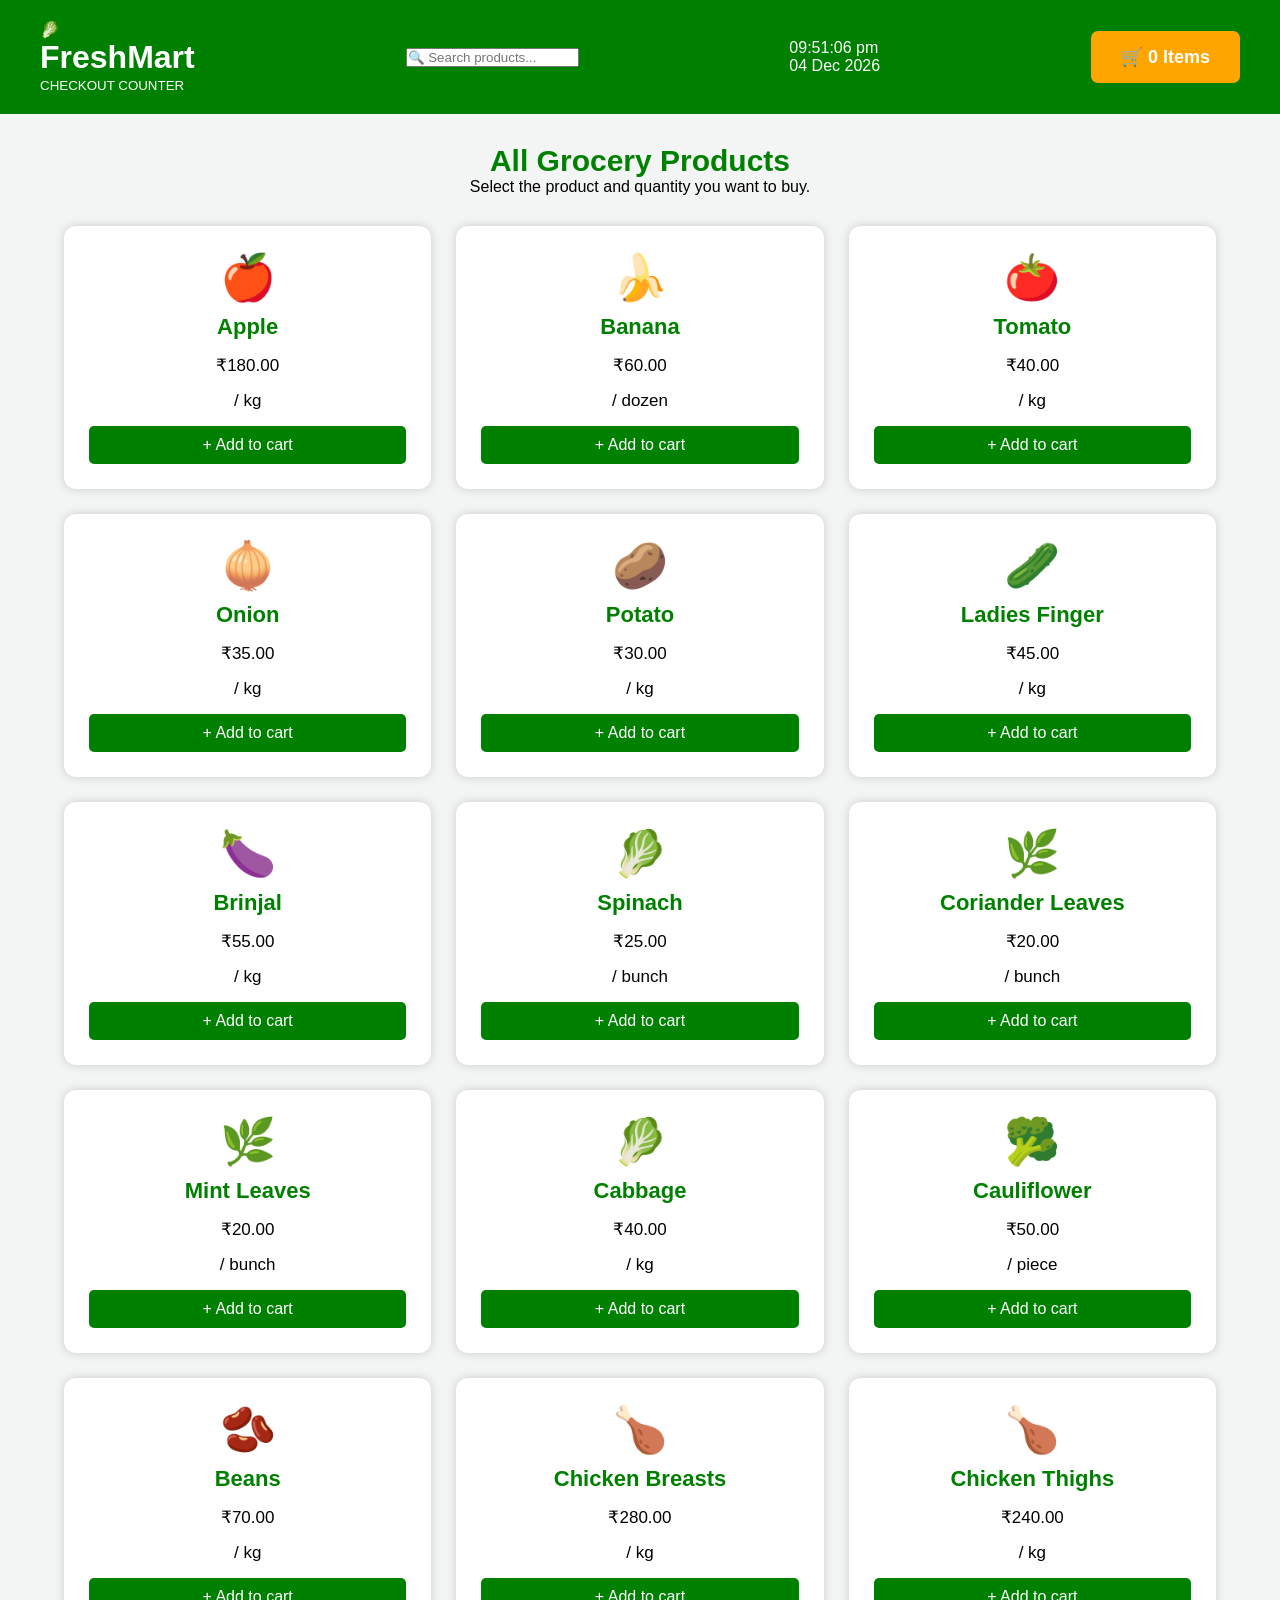
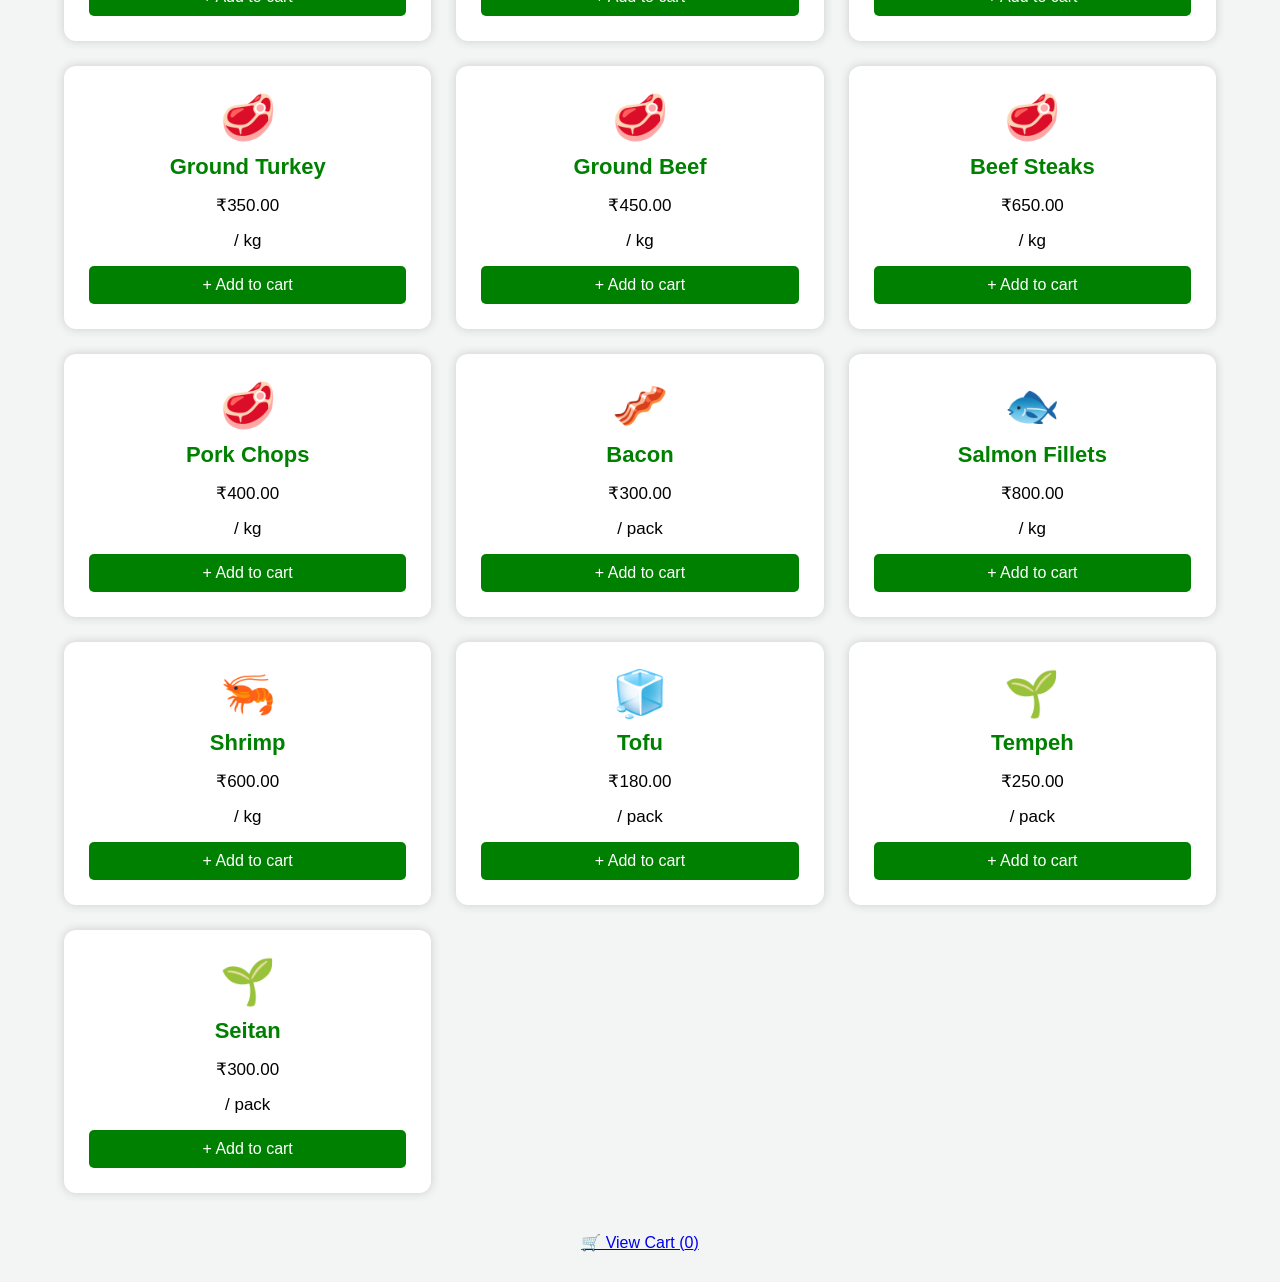
<file: products.html>
<!DOCTYPE html>
<html lang="en">

<head>

    <meta charset="UTF-8">

    <meta name="viewport"
          content="width=device-width, initial-scale=1.0">

    <title>FreshMart - Grocery Products</title>

    <link rel="stylesheet" href="css/style.css">

</head>


<body>


    <!-- ================= HEADER ================= -->

    <header class="top-header">


        <!-- LOGO -->

        <div class="logo">

            <div class="logo-icon">
                🥬
            </div>

            <div>

                <h1>FreshMart</h1>

                <small>
                    CHECKOUT COUNTER
                </small>

            </div>

        </div>



        <!-- SEARCH -->

        <div class="search-header">

            <input
                type="text"
                id="searchInput"
                placeholder="🔍 Search products..."
                onkeyup="searchProducts()"
            >

        </div>



        <!-- DATE AND TIME -->

        <div class="date-time">

            <div id="currentTime">
                00:00:00
            </div>

            <div id="currentDate">
                Loading date...
            </div>

        </div>



        <!-- CART -->

        <a
            href="cart.html"
            class="cart-button"
        >

            🛒

            <span id="cartCount">
                0
            </span>

            Items

        </a>


    </header>



    <!-- ================= MAIN ================= -->

    <main>


        <h2>
            All Grocery Products
        </h2>


        <p>
            Select the product and quantity you want to buy.
        </p>



        <!-- ================= PRODUCT CONTAINER ================= -->

        <div
            id="productContainer"
            class="product-container"
        >

            <!-- Products will automatically appear here -->

        </div>



        <!-- ================= VIEW CART ================= -->

        <div class="cart-section">

            <a
                href="cart.html"
                class="header-cart"
            >

                🛒 View Cart

                (<span id="cartCountBottom">
                    0
                </span>)

            </a>

        </div>


    </main>



    <!-- ================= PRODUCTS JAVASCRIPT ================= -->

    <script src="js/products.js"></script>



    <!-- ================= DATE & TIME ================= -->

    <script>

        function updateDateTime() {

            const now = new Date();


            // TIME

            const time =
                now.toLocaleTimeString("en-IN", {

                    hour: "2-digit",

                    minute: "2-digit",

                    second: "2-digit",

                    hour12: true

                });


            // DATE

            const date =
                now.toLocaleDateString("en-IN", {

                    day: "2-digit",

                    month: "short",

                    year: "numeric"

                });


            document.getElementById(
                "currentTime"
            ).textContent = time;


            document.getElementById(
                "currentDate"
            ).textContent = date;

        }


        // Start clock

        updateDateTime();


        // Update every second

        setInterval(
            updateDateTime,
            1000
        );

    </script>



    <!-- ================= CART BOTTOM COUNT ================= -->

    <script>

        function updateBottomCartCount() {

            const cart =
                JSON.parse(
                    localStorage.getItem("cart")
                ) || [];


            let total = 0;


            cart.forEach(function(item) {

                total +=
                    Number(item.quantity) || 0;

            });


            const bottomCount =
                document.getElementById(
                    "cartCountBottom"
                );


            if (bottomCount) {

                bottomCount.textContent =
                    total;

            }

        }


        updateBottomCartCount();


        setInterval(
            updateBottomCartCount,
            500
        );

    </script>


</body>

</html>
</file>
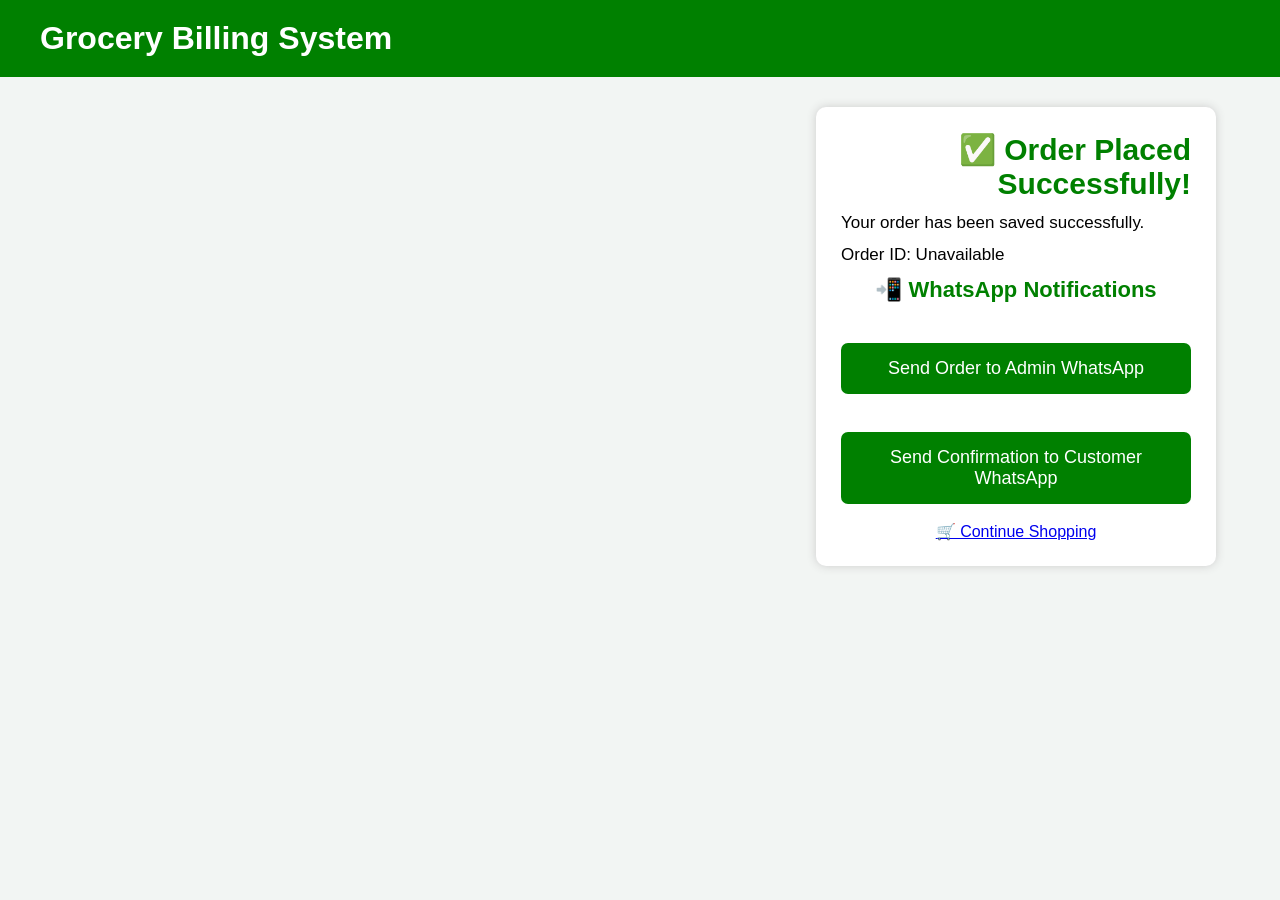
<file: whatsapp-notify.html>
<!DOCTYPE html>
<html lang="en">
<head>
    <meta charset="UTF-8">
    <meta name="viewport" content="width=device-width, initial-scale=1.0">
    <title>Order Notification - Grocery Billing System</title>
    <link rel="stylesheet" href="css/style.css">
</head>

<body>

    <header>
        <h1>Grocery Billing System</h1>
    </header>

    <main class="cart-page">

        <div class="bill-summary">

            <h2>✅ Order Placed Successfully!</h2>

            <p>Your order has been saved successfully.</p>

            <p id="orderDetails"></p>

            <h3>📲 WhatsApp Notifications</h3>

            <button id="adminButton" class="order-button">
                Send Order to Admin WhatsApp
            </button>

            <br><br>

            <button id="customerButton" class="order-button">
                Send Confirmation to Customer WhatsApp
            </button>

            <br><br>

            <a href="products.html">
                🛒 Continue Shopping
            </a>

        </div>

    </main>

    <script src="js/whatsapp.js"></script>

    <script>

        const adminMessage =
            sessionStorage.getItem("adminMessage");

        const customerMessage =
            sessionStorage.getItem("customerMessage");

        const customerMobile =
            sessionStorage.getItem("customerMobile");

        const orderId =
            sessionStorage.getItem("orderId");

        document.getElementById("orderDetails").textContent =
            "Order ID: " + (orderId || "Unavailable");

        document.getElementById("adminButton").onclick = function () {

            if (!adminMessage || ADMIN_WHATSAPP.includes("X")) {
                alert("Please configure Admin WhatsApp number in whatsapp.js");
                return;
            }

            window.open(
                getWhatsAppLink(ADMIN_WHATSAPP, adminMessage),
                "_blank"
            );

        };

        document.getElementById("customerButton").onclick = function () {

            if (!customerMessage || !customerMobile) {
                alert("Customer notification details unavailable.");
                return;
            }

            window.open(
                getWhatsAppLink(customerMobile, customerMessage),
                "_blank"
            );

        };

    </script>

</body>
</html>
</file>
<file: css/style.css>
* {
    margin: 0;
    padding: 0;
    box-sizing: border-box;
}

body {
    font-family: Arial, sans-serif;
    background-color: #f2f5f3;
}

.login-container {
    width: 100%;
    height: 100vh;

    display: flex;
    justify-content: center;
    align-items: center;
}

.login-box {
    width: 400px;

    background-color: white;

    padding: 40px;

    border-radius: 12px;

    box-shadow: 0 0 15px gray;

    text-align: center;
}

.login-box h1 {
    color: green;
    margin-bottom: 20px;
}

.login-box h2 {
    margin-bottom: 20px;
}

.login-box input {
    width: 100%;

    padding: 12px;

    margin: 10px 0;

    border: 1px solid #ccc;

    border-radius: 5px;

    font-size: 16px;
}

.login-box button {
    width: 100%;

    padding: 12px;

    margin-top: 15px;

    background-color: green;

    color: hsl(0, 74%, 46%);

    border: none;

    border-radius: 5px;

    font-size: 17px;

    cursor: pointer;
}

.login-box button:hover {
    background-color: darkgreen;
}

#message {
    margin-top: 15px;
}
header {
    background-color: green;

    color: white;

    padding: 20px 40px;

    display: flex;

    justify-content: space-between;

    align-items: center;
}

header h1 {
    margin: 0;
}

.nav {
    display: flex;

    gap: 20px;

    align-items: center;
}

.nav a {
    color: white;

    text-decoration: none;

    font-weight: bold;
}

main {
    width: 90%;

    margin: 30px auto;

    text-align: center;
}

main h2 {
    color: green;

    font-size: 30px;
}

.product-container {

    display: grid;

    grid-template-columns:
        repeat(3, 1fr);

    gap: 25px;

    margin-top: 30px;
}

.product-card {

    background-color: white;

    padding: 25px;

    border-radius: 12px;

    box-shadow: 0 0 10px #cccccc;
}

.product-card h3 {

    color: green;

    font-size: 22px;

    margin-bottom: 15px;
}

.product-card p {

    font-size: 17px;

    margin-bottom: 15px;
}

.product-card input {

    width: 70px;

    padding: 8px;

    margin: 10px;

    border: 1px solid #aaa;

    border-radius: 5px;
}

.product-card button {

    display: block;

    width: 100%;

    padding: 10px;

    margin-top: 15px;

    background-color: green;

    color: white;

    border: none;

    border-radius: 5px;

    cursor: pointer;

    font-size: 16px;
}

.product-card button:hover {

    background-color: darkgreen;
}

.cart-section {

    margin-top: 40px;
}

.cart-button {

    display: inline-block;

    padding: 15px 30px;

    background-color: orange;

    color: white;

    text-decoration: none;

    border-radius: 7px;

    font-size: 18px;

    font-weight: bold;
}
.search-box {
    margin: 25px auto;

    width: 60%;
}

.search-box input {
    width: 100%;

    padding: 15px;

    font-size: 17px;

    border: 2px solid #cccccc;

    border-radius: 8px;

    outline: none;
}

.search-box input:focus {
    border-color: green;
}

.product-icon {
    font-size: 45px;

    margin-bottom: 10px;
}

.no-product {
    font-size: 20px;

    color: red;

    grid-column: 1 / -1;
}
/* Cart Page */

.cart-page {
    width: 90%;
    margin: 30px auto;
}

.cart-item {

    background-color: white;

    padding: 20px;

    margin: 15px 0;

    border-radius: 10px;

    box-shadow: 0 0 8px #cccccc;

    display: flex;

    align-items: center;

    justify-content: space-between;

    gap: 20px;
}


.cart-product {
    flex: 1;
}


.cart-product h3 {
    color: green;

    margin-bottom: 8px;
}


.quantity-control {

    display: flex;

    align-items: center;

    gap: 15px;
}


.quantity-control button {

    width: 35px;

    height: 35px;

    border: none;

    background-color: green;

    color: white;

    font-size: 20px;

    border-radius: 5px;

    cursor: pointer;
}


.quantity-control span {

    font-size: 18px;

    font-weight: bold;

}


.item-total {

    font-size: 18px;

    font-weight: bold;

    width: 100px;

}


.remove-button {

    padding: 8px 12px;

    border: none;

    background-color: #dc3545;

    color: white;

    border-radius: 5px;

    cursor: pointer;
}


/* Bill Summary */

.bill-summary {

    width: 400px;

    margin-left: auto;

    margin-top: 30px;

    background-color: white;

    padding: 25px;

    border-radius: 10px;

    box-shadow: 0 0 10px #cccccc;
}


.bill-summary h3 {

    color: green;

    font-size: 22px;

    margin-bottom: 20px;
}


.bill-summary p {

    display: flex;

    justify-content: space-between;

    font-size: 17px;

    margin: 12px 0;
}


.bill-summary h2 {

    text-align: right;

    color: green;
}


.order-button {

    width: 100%;

    padding: 15px;

    margin-top: 20px;

    border: none;

    background-color: green;

    color: white;

    font-size: 18px;

    border-radius: 7px;

    cursor: pointer;
}


.order-button:hover {

    background-color: darkgreen;

}


/* Empty Cart */

.empty-cart {

    background-color: white;

    padding: 50px;

    margin-top: 30px;

    text-align: center;

    border-radius: 10px;

    box-shadow: 0 0 10px #cccccc;
}


.empty-cart h2 {

    color: red;

    margin-bottom: 15px;
}


.empty-cart a {

    display: inline-block;

    margin-top: 20px;

    padding: 12px 25px;

    background-color: green;

    color: white;

    text-decoration: none;

    border-radius: 5px;
}
</file>
